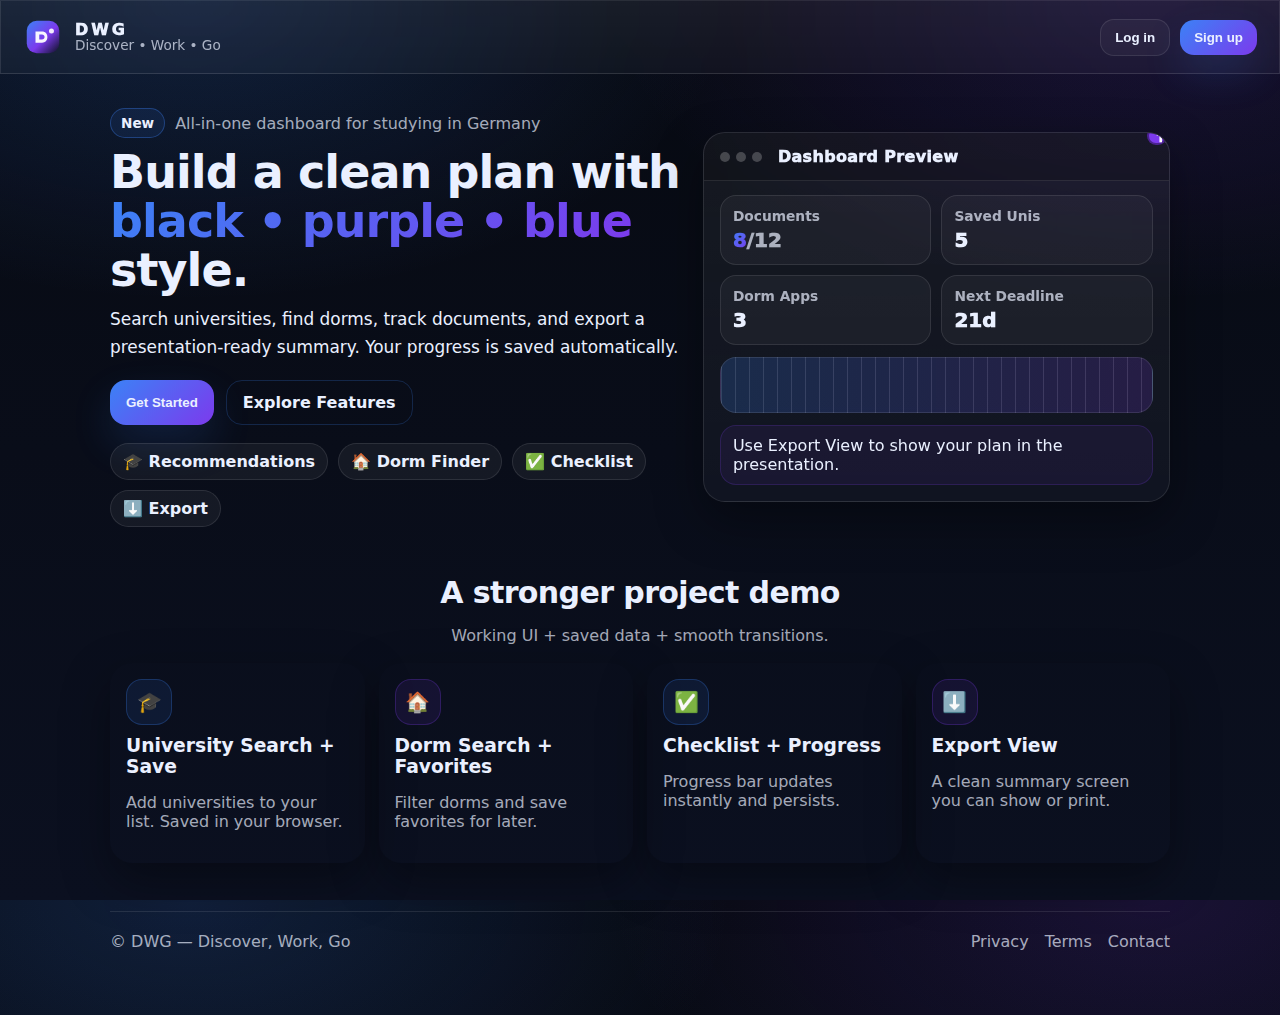
<file: index.html>
<!doctype html>
<html lang="en">
<head>
  <meta charset="UTF-8" />
  <meta name="viewport" content="width=device-width, initial-scale=1.0"/>
  <title>DWG — Discover, Work, Go</title>

  <link rel="icon" type="image/svg+xml" href="assets/favicon.svg">
  <link rel="apple-touch-icon" href="assets/favicon.svg">

  <link rel="stylesheet" href="styles.css">
</head>
<body class="page-landing">
  <header class="topbar glass">
    <a class="brand" href="index.html" aria-label="DWG Home">
      <svg class="logo" viewBox="0 0 64 64" aria-hidden="true">
        <defs>
          <linearGradient id="dwgLogo" x1="0" y1="0" x2="1" y2="1">
            <stop offset="0%" stop-color="#3B82F6"/>
            <stop offset="55%" stop-color="#7C3AED"/>
            <stop offset="100%" stop-color="#0B1020"/>
          </linearGradient>
        </defs>
        <rect x="6" y="6" width="52" height="52" rx="16" fill="url(#dwgLogo)"/>
        <path d="M20 41V23h10.5c5 0 8.5 3.3 8.5 9s-3.5 9-8.5 9H20zm6-5h4.3c2.6 0 4.2-1.6 4.2-4s-1.6-4-4.2-4H26v8z"
              fill="#fff" opacity="0.95"/>
        <circle cx="45.5" cy="22.5" r="4" fill="#fff" opacity="0.9"/>
      </svg>
      <div class="brand-textwrap">
        <div class="brand-text">DWG</div>
        <div class="brand-sub">Discover • Work • Go</div>
      </div>
    </a>

    <nav class="top-actions">
      <button class="btn btn-ghost" id="openLogin">Log in</button>
      <button class="btn btn-primary" id="openSignup">Sign up</button>
    </nav>
  </header>

  <main class="container">
    <section class="hero">
      <div class="hero-left">
        <div class="chip-row">
          <span class="chip chip-blue">New</span>
          <span class="muted">All-in-one dashboard for studying in Germany</span>
        </div>

        <h1 class="h1">
          Build a clean plan with
          <span class="grad-text">black • purple • blue</span> style.
        </h1>

        <p class="lead">
          Search universities, find dorms, track documents, and export a presentation-ready summary.
          Your progress is saved automatically.
        </p>

        <div class="cta">
          <button class="btn btn-primary btn-lg" id="getStarted">Get Started</button>
          <a class="btn btn-outline btn-lg" href="#features">Explore Features</a>
        </div>

        <div class="pill-row">
          <span class="pill">🎓 Recommendations</span>
          <span class="pill">🏠 Dorm Finder</span>
          <span class="pill">✅ Checklist</span>
          <span class="pill">⬇️ Export</span>
        </div>
      </div>

      <div class="hero-right">
        <div class="card glass preview">
          <div class="preview-top">
            <span class="dot"></span><span class="dot"></span><span class="dot"></span>
            <span class="preview-title">Dashboard Preview</span>
          </div>

          <div class="kpi-grid">
            <div class="kpi">
              <div class="kpi-k">Documents</div>
              <div class="kpi-v"><span class="grad-text">8</span><span class="muted">/12</span></div>
            </div>
            <div class="kpi">
              <div class="kpi-k">Saved Unis</div>
              <div class="kpi-v">5</div>
            </div>
            <div class="kpi">
              <div class="kpi-k">Dorm Apps</div>
              <div class="kpi-v">3</div>
            </div>
            <div class="kpi">
              <div class="kpi-k">Next Deadline</div>
              <div class="kpi-v">21d</div>
            </div>
          </div>

          <div class="spark" aria-hidden="true"></div>

          <div class="note">
            <span class="badge">Tip</span>
            Use Export View to show your plan in the presentation.
          </div>
        </div>
      </div>
    </section>

    <section id="features" class="section">
      <div class="section-head">
        <h2 class="h2">A stronger project demo</h2>
        <p class="muted">Working UI + saved data + smooth transitions.</p>
      </div>

      <div class="grid-4">
        <article class="card feature">
          <div class="icon i-blue">🎓</div>
          <h3>University Search + Save</h3>
          <p class="muted">Add universities to your list. Saved in your browser.</p>
        </article>
        <article class="card feature">
          <div class="icon i-purple">🏠</div>
          <h3>Dorm Search + Favorites</h3>
          <p class="muted">Filter dorms and save favorites for later.</p>
        </article>
        <article class="card feature">
          <div class="icon i-blue">✅</div>
          <h3>Checklist + Progress</h3>
          <p class="muted">Progress bar updates instantly and persists.</p>
        </article>
        <article class="card feature">
          <div class="icon i-purple">⬇️</div>
          <h3>Export View</h3>
          <p class="muted">A clean summary screen you can show or print.</p>
        </article>
      </div>
    </section>

    <footer class="footer">
      <div class="muted">© DWG — Discover, Work, Go</div>
      <div class="footer-links">
        <a class="muted" href="#">Privacy</a>
        <a class="muted" href="#">Terms</a>
        <a class="muted" href="#">Contact</a>
      </div>
    </footer>
  </main>

  <!-- Auth Modal -->
  <div class="backdrop" id="modalBackdrop" aria-hidden="true"></div>

  <div class="modal" id="authModal" role="dialog" aria-modal="true" aria-hidden="true">
    <div class="card glass modal-card">
      <button class="icon-btn close" id="closeModal" aria-label="Close">✕</button>

      <h3 class="h3">Welcome to DWG</h3>
      <p class="muted">Log in or sign up to open your dashboard.</p>

      <div class="seg">
        <button class="seg-btn active" id="tabLogin" type="button">Log in</button>
        <button class="seg-btn" id="tabSignup" type="button">Sign up</button>
      </div>

      <form id="authForm" class="form">
        <label>
          <span>Email</span>
          <input type="email" id="email" placeholder="your.email@example.com" required>
        </label>

        <label>
          <span>Password</span>
          <input type="password" id="password" placeholder="••••••••" minlength="6" required>
        </label>

        <label id="confirmWrap" class="hidden">
          <span>Confirm Password</span>
          <input type="password" id="confirmPassword" placeholder="••••••••" minlength="6">
        </label>

        <div class="form-row">
          <button type="button" class="link" id="forgotBtn">Forgot password?</button>
        </div>

        <button class="btn btn-primary btn-block" type="submit" id="submitBtn">Log in</button>
        <p class="muted tiny center">Demo: any email/password works.</p>
      </form>
    </div>
  </div>

  <script src="app.js"></script>
</body>
</html>
</file>
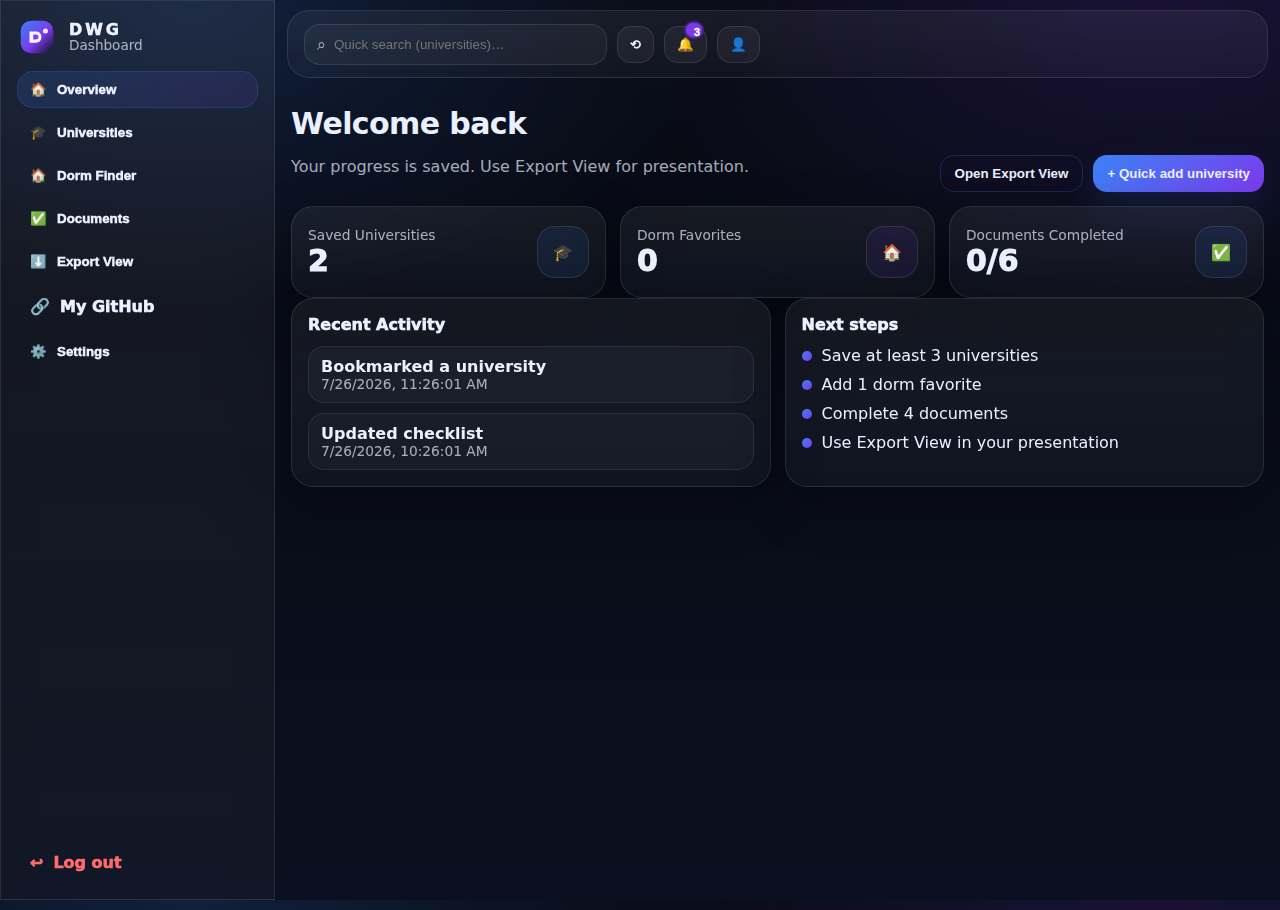
<file: dashboard.html>
<!doctype html>
<html lang="en">
<head>
  <meta charset="UTF-8" />
  <meta name="viewport" content="width=device-width, initial-scale=1.0"/>
  <title>DWG — Dashboard</title>

  <link rel="icon" type="image/svg+xml" href="assets/favicon.svg">
  <link rel="apple-touch-icon" href="assets/favicon.svg">

  <link rel="stylesheet" href="styles.css">
</head>
<body class="page-dashboard">
  <aside class="sidebar glass" id="sidebar">
    <div class="sidebar-head">
      <a class="brand" href="dashboard.html" aria-label="DWG Dashboard">
        <svg class="logo" viewBox="0 0 64 64" aria-hidden="true">
          <defs>
            <linearGradient id="dwgLogo2" x1="0" y1="0" x2="1" y2="1">
              <stop offset="0%" stop-color="#3B82F6"/>
              <stop offset="55%" stop-color="#7C3AED"/>
              <stop offset="100%" stop-color="#0B1020"/>
            </linearGradient>
          </defs>
          <rect x="6" y="6" width="52" height="52" rx="16" fill="url(#dwgLogo2)"/>
          <path d="M20 41V23h10.5c5 0 8.5 3.3 8.5 9s-3.5 9-8.5 9H20zm6-5h4.3c2.6 0 4.2-1.6 4.2-4s-1.6-4-4.2-4H26v8z"
                fill="#fff" opacity="0.95"/>
          <circle cx="45.5" cy="22.5" r="4" fill="#fff" opacity="0.9"/>
        </svg>
        <div class="brand-textwrap">
          <div class="brand-text">DWG</div>
          <div class="brand-sub">Dashboard</div>
        </div>
      </a>

      <button class="icon-btn mobile-only" id="toggleSidebar" aria-label="Toggle sidebar">☰</button>
    </div>

    <nav class="side-nav" id="sideNav">
      <button class="side-item active" data-target="page-home"><span>🏠</span> Overview</button>
      <button class="side-item" data-target="page-unis"><span>🎓</span> Universities</button>
      <button class="side-item" data-target="page-dorms"><span>🏠</span> Dorm Finder</button>
      <button class="side-item" data-target="page-docs"><span>✅</span> Documents</button>
      <button class="side-item" data-target="page-export"><span>⬇️</span> Export View</button>

      <a class="side-item" href="https://github.com/" target="_blank" rel="noopener">
        <span>🔗</span> My GitHub
      </a>

      <button class="side-item" data-target="page-settings"><span>⚙️</span> Settings</button>
    </nav>

    <div class="sidebar-foot">
      <a class="side-item danger" href="index.html"><span>↩</span> Log out</a>
    </div>
  </aside>

  <div class="main">
    <header class="dash-top glass">
      <button class="icon-btn mobile-only" id="toggleSidebar2" aria-label="Toggle sidebar">☰</button>

      <div class="dash-top-right">
        <div class="searchbox">
          <span class="muted">⌕</span>
          <input id="quickSearch" type="text" placeholder="Quick search (universities)…">
        </div>

        <button class="icon-btn" id="resetDemo" title="Reset demo data">⟲</button>
        <button class="icon-btn" title="Notifications">🔔 <span class="badge">3</span></button>
        <button class="icon-btn" title="Account">👤</button>
      </div>
    </header>

    <main class="content">
      <!-- Overview -->
      <section class="page active" id="page-home">
        <div class="page-head">
          <div>
            <h1 class="h2">Welcome back</h1>
            <p class="muted">Your progress is saved. Use Export View for presentation.</p>
          </div>
          <div class="page-actions">
            <button class="btn btn-outline" id="goExport">Open Export View</button>
            <button class="btn btn-primary" id="quickAddUni">+ Quick add university</button>
          </div>
        </div>

        <section class="grid-3">
          <article class="card glass stat">
            <div>
              <div class="muted tiny">Saved Universities</div>
              <div class="stat-value" id="kpiSavedUnis">0</div>
            </div>
            <div class="stat-icon i-blue">🎓</div>
          </article>

          <article class="card glass stat">
            <div>
              <div class="muted tiny">Dorm Favorites</div>
              <div class="stat-value" id="kpiDormFavs">0</div>
            </div>
            <div class="stat-icon i-purple">🏠</div>
          </article>

          <article class="card glass stat">
            <div>
              <div class="muted tiny">Documents Completed</div>
              <div class="stat-value" id="kpiDocs">0/0</div>
            </div>
            <div class="stat-icon i-blue">✅</div>
          </article>
        </section>

        <section class="grid-2">
          <article class="card glass">
            <div class="card-title">Recent Activity</div>
            <ul class="activity" id="activity"></ul>
          </article>

          <article class="card glass">
            <div class="card-title">Next steps</div>
            <div class="steps">
              <div class="step"><span class="step-dot"></span> Save at least 3 universities</div>
              <div class="step"><span class="step-dot"></span> Add 1 dorm favorite</div>
              <div class="step"><span class="step-dot"></span> Complete 4 documents</div>
              <div class="step"><span class="step-dot"></span> Use Export View in your presentation</div>
            </div>
          </article>
        </section>
      </section>

      <!-- Universities -->
      <section class="page" id="page-unis">
        <div class="page-head">
          <div>
            <h2 class="h2">Universities</h2>
            <p class="muted">Search, add, and save. Stored in your browser.</p>
          </div>
        </div>

        <section class="grid-2">
          <article class="card glass">
            <div class="card-title">Add a university</div>

            <div class="form-grid">
              <label class="field">
                <span class="muted tiny">University name</span>
                <input id="uniName" type="text" placeholder="e.g., Technical University of Munich">
              </label>

              <label class="field">
                <span class="muted tiny">City</span>
                <input id="uniCity" type="text" placeholder="e.g., Munich">
              </label>

              <label class="field">
                <span class="muted tiny">Field</span>
                <input id="uniField" type="text" placeholder="e.g., Computer Science">
              </label>

              <label class="field">
                <span class="muted tiny">Type</span>
                <select id="uniType">
                  <option>Public</option>
                  <option>Private</option>
                </select>
              </label>
            </div>

            <button class="btn btn-primary btn-block" id="addUniBtn">Save University</button>
            <p class="muted tiny">Tip: Add your real choices for the project.</p>
          </article>

          <article class="card glass">
            <div class="card-title">Saved universities</div>
            <div class="list" id="uniList"></div>
          </article>
        </section>
      </section>

      <!-- Dorm Finder -->
      <section class="page" id="page-dorms">
        <div class="page-head">
          <div>
            <h2 class="h2">Dorm Finder</h2>
            <p class="muted">Filter by city & budget. Save favorites.</p>
          </div>
        </div>

        <article class="card glass">
          <div class="filters">
            <label class="field">
              <span class="muted tiny">City</span>
              <select id="dormCity">
                <option>Berlin</option>
                <option>Munich</option>
                <option>Hamburg</option>
              </select>
            </label>

            <label class="field">
              <span class="muted tiny">Max Rent (€)</span>
              <input id="dormMax" type="number" value="550" min="200" max="1500">
            </label>

            <button class="btn btn-primary" id="searchDormBtn">Search</button>
          </div>
        </article>

        <section class="grid-3" id="dormResults"></section>

        <article class="card glass">
          <div class="card-title">Dorm favorites</div>
          <div class="list" id="dormFavList"></div>
        </article>
      </section>

      <!-- Documents -->
      <section class="page" id="page-docs">
        <div class="page-head">
          <div>
            <h2 class="h2">Documents</h2>
            <p class="muted">Checklist with progress. Saved automatically.</p>
          </div>
          <div class="page-actions">
            <button class="btn btn-outline" id="markAllDocs">Mark all</button>
            <button class="btn btn-outline" id="clearDocs">Clear</button>
          </div>
        </div>

        <article class="card glass">
          <div class="progress-row">
            <div>
              <div class="muted tiny">Progress</div>
              <div class="progress-big" id="docsProgressText">0/6 completed</div>
            </div>
            <div class="progress-bar" aria-label="Documents progress">
              <div class="progress-fill" id="docsProgressFill"></div>
            </div>
          </div>

          <div class="checklist" id="docsList"></div>
          <p class="muted tiny">You can change the checklist items in <code>app.js</code>.</p>
        </article>
      </section>

      <!-- Export View -->
      <section class="page" id="page-export">
        <div class="page-head">
          <div>
            <h2 class="h2">Export View</h2>
            <p class="muted">A clean summary screen for your presentation.</p>
          </div>
          <div class="page-actions">
            <button class="btn btn-outline" id="printExport">Print / Save PDF</button>
          </div>
        </div>

        <section class="card glass export">
          <div class="export-head">
            <div>
              <div class="export-title">DWG Study Plan Summary</div>
              <div class="muted" id="exportUserLine">—</div>
            </div>
            <div class="export-badges">
              <span class="pill">Black</span>
              <span class="pill">Purple</span>
              <span class="pill">Blue</span>
            </div>
          </div>

          <div class="export-grid">
            <div class="export-box">
              <div class="export-k">Universities</div>
              <div class="export-v" id="exportUniCount">0 saved</div>
              <div class="muted tiny" id="exportUniList">—</div>
            </div>

            <div class="export-box">
              <div class="export-k">Dorm Favorites</div>
              <div class="export-v" id="exportDormCount">0 saved</div>
              <div class="muted tiny" id="exportDormList">—</div>
            </div>

            <div class="export-box">
              <div class="export-k">Documents</div>
              <div class="export-v" id="exportDocsCount">0/0 completed</div>
              <div class="muted tiny" id="exportDocsList">—</div>
            </div>
          </div>

          <div class="export-footer muted tiny">
            Tip: Use your real data for the project and print this page as a PDF.
          </div>
        </section>
      </section>

      <!-- Settings -->
      <section class="page" id="page-settings">
        <div class="page-head">
          <div>
            <h2 class="h2">Settings</h2>
            <p class="muted">Demo settings (easy to extend).</p>
          </div>
        </div>

        <section class="grid-3">
          <article class="card glass">
            <div class="card-title">Profile</div>
            <p class="muted">Change displayed name/country in code or connect backend later.</p>
            <button class="btn btn-outline btn-block" disabled>Demo</button>
          </article>
          <article class="card glass">
            <div class="card-title">Theme</div>
            <p class="muted">Dark theme enabled. You can add light mode later.</p>
            <button class="btn btn-outline btn-block" disabled>Active</button>
          </article>
          <article class="card glass">
            <div class="card-title">Data</div>
            <p class="muted">Reset saved demo data anytime.</p>
            <button class="btn btn-primary btn-block" id="resetDemo2">Reset data</button>
          </article>
        </section>
      </section>
    </main>
  </div>

  <script src="app.js"></script>
</body>
</html>
</file>
<file: styles.css>
:root{
  --bg0:#070A12;
  --bg1:#0B1020;
  --card: rgba(16, 22, 42, .72);
  --card2: rgba(16, 22, 42, .55);

  --text:#EAF0FF;
  --muted:rgba(234,240,255,.70);

  --blue:#3B82F6;
  --purple:#7C3AED;

  --line: rgba(255,255,255,.10);
  --shadow: 0 18px 48px rgba(0,0,0,.35);
  --shadow2: 0 10px 28px rgba(0,0,0,.25);

  --r: 18px;
  --r2: 22px;
}

*{ box-sizing:border-box; }
html,body{ height:100%; }
body{
  margin:0;
  font-family: ui-sans-serif, system-ui, -apple-system, Segoe UI, Roboto, Arial;
  color: var(--text);
  background:
    radial-gradient(900px 500px at 15% 0%, rgba(59,130,246,.18), transparent 60%),
    radial-gradient(900px 500px at 90% 0%, rgba(124,58,237,.16), transparent 60%),
    linear-gradient(180deg, var(--bg0), var(--bg1));
}

a{ color:inherit; text-decoration:none; }
code{ font-family: ui-monospace, SFMono-Regular, Menlo, Monaco, Consolas, monospace; font-size: .9em; }

.container{ max-width:1100px; margin:0 auto; padding: 0 20px 44px; }
.muted{ color: var(--muted); }
.tiny{ font-size:.86rem; }
.center{ text-align:center; }

.h1{ font-size: 46px; line-height: 1.07; margin: 10px 0 10px; letter-spacing:-.02em; }
.h2{ font-size: 30px; margin: 0 0 6px; letter-spacing:-.02em; }
.h3{ font-size: 20px; margin: 0 0 6px; letter-spacing:-.01em; }

.grad-text{
  background: linear-gradient(135deg, var(--blue), var(--purple));
  -webkit-background-clip:text;
  background-clip:text;
  color: transparent;
}

.glass{
  background: linear-gradient(180deg, rgba(255,255,255,.06), rgba(255,255,255,.03));
  backdrop-filter: blur(14px);
  border: 1px solid var(--line);
}

/* Topbar */
.topbar{
  height: 74px;
  display:flex;
  align-items:center;
  justify-content:space-between;
  padding: 0 22px;
  position: sticky;
  top:0;
  z-index: 10;
}
.brand{
  display:flex;
  align-items:center;
  gap: 12px;
}
.logo{ width: 40px; height: 40px; flex-shrink:0; }
.brand-textwrap{ display:flex; flex-direction:column; line-height:1.1; }
.brand-text{ font-weight: 950; letter-spacing:.18em; }
.brand-sub{ font-size:.85rem; color: var(--muted); }
.top-actions{ display:flex; gap: 10px; align-items:center; }

/* Buttons */
.btn{
  border: 1px solid var(--line);
  background: rgba(255,255,255,.06);
  color: var(--text);
  padding: 10px 14px;
  border-radius: 14px;
  font-weight: 850;
  cursor:pointer;
  transition: transform .08s ease, box-shadow .2s ease, background .2s ease, border-color .2s ease;
}
.btn:hover{ box-shadow: var(--shadow2); border-color: rgba(255,255,255,.16); }
.btn:active{ transform: translateY(1px); }
.btn-lg{ padding: 12px 16px; border-radius: 16px; }
.btn-block{ width:100%; }

.btn-primary{
  border: none;
  background: linear-gradient(135deg, var(--blue), var(--purple));
  box-shadow: 0 18px 40px rgba(59,130,246,.16);
}
.btn-primary:hover{ box-shadow: 0 22px 50px rgba(124,58,237,.18); }

.btn-ghost{ background: rgba(255,255,255,.04); }
.btn-outline{
  background: transparent;
  border-color: rgba(59,130,246,.22);
}

/* Landing */
.hero{
  display:grid;
  grid-template-columns: 1.1fr .9fr;
  gap: 22px;
  padding: 34px 0 12px;
  align-items:center;
}
.lead{ font-size: 1.06rem; line-height: 1.65; margin-top: 10px; }

.chip-row{ display:flex; gap:10px; align-items:center; flex-wrap:wrap; }
.chip{
  padding: 6px 10px;
  border-radius: 999px;
  border: 1px solid var(--line);
  background: rgba(255,255,255,.05);
  font-weight: 900;
  font-size: .85rem;
}
.chip-blue{ border-color: rgba(59,130,246,.35); background: rgba(59,130,246,.10); }

.cta{ display:flex; gap: 12px; margin-top: 18px; flex-wrap:wrap; }

.pill-row{ display:flex; gap: 10px; flex-wrap:wrap; margin-top: 18px; }
.pill{
  border: 1px solid var(--line);
  background: rgba(255,255,255,.05);
  border-radius: 999px;
  padding: 8px 12px;
  font-weight: 850;
}

.card{
  border-radius: var(--r2);
  box-shadow: var(--shadow);
  padding: 16px;
}
.preview{ overflow:hidden; }
.preview-top{
  display:flex;
  gap: 6px;
  align-items:center;
  padding: 14px 16px;
  border-bottom: 1px solid var(--line);
  margin: -16px -16px 14px;
  background: rgba(0,0,0,.20);
}
.dot{ width:10px; height:10px; border-radius:999px; background: rgba(255,255,255,.22); }
.preview-title{ margin-left: 10px; font-weight: 950; letter-spacing: .02em; }

.kpi-grid{
  display:grid;
  grid-template-columns: 1fr 1fr;
  gap: 10px;
}
.kpi{
  border: 1px solid var(--line);
  background: rgba(255,255,255,.04);
  border-radius: 16px;
  padding: 12px;
}
.kpi-k{ color: var(--muted); font-weight: 850; font-size: .86rem; }
.kpi-v{ font-weight: 950; font-size: 1.25rem; margin-top: 4px; }
.spark{
  height: 56px;
  border-radius: 16px;
  border: 1px solid var(--line);
  margin-top: 12px;
  background:
    linear-gradient(90deg, rgba(59,130,246,.20), rgba(124,58,237,.18)),
    repeating-linear-gradient(90deg, rgba(255,255,255,.14) 0 1px, transparent 1px 14px);
}
.note{
  margin-top: 12px;
  padding: 10px 12px;
  border-radius: 16px;
  border: 1px solid rgba(124,58,237,.20);
  background: rgba(124,58,237,.08);
}
.badge{
  display:inline-block;
  margin-right: 8px;
  padding: 3px 8px;
  border-radius: 999px;
  border: 1px solid rgba(59,130,246,.26);
  background: rgba(59,130,246,.12);
  font-weight: 950;
}

/* Features */
.section{ padding: 26px 0; }
.section-head{ text-align:center; margin: 10px 0 18px; }

.grid-4{
  display:grid;
  grid-template-columns: repeat(4, 1fr);
  gap: 14px;
}
.feature h3{ margin: 10px 0 6px; }
.icon{
  width: 46px; height: 46px;
  display:grid; place-items:center;
  border-radius: 16px;
  border: 1px solid var(--line);
  background: rgba(255,255,255,.04);
  font-size: 20px;
}
.i-blue{ border-color: rgba(59,130,246,.26); background: rgba(59,130,246,.10); }
.i-purple{ border-color: rgba(124,58,237,.26); background: rgba(124,58,237,.10); }

/* Footer */
.footer{
  margin-top: 22px;
  padding: 20px 0;
  border-top: 1px solid var(--line);
  display:flex;
  justify-content:space-between;
  align-items:center;
  gap: 14px;
}
.footer-links{ display:flex; gap: 16px; }

/* Modal */
.hidden{ display:none !important; }
.backdrop{
  position:fixed; inset:0;
  background: rgba(0,0,0,.65);
  opacity:0;
  pointer-events:none;
  transition: opacity .2s ease;
  z-index: 50;
}
.modal{
  position:fixed; inset:0;
  display:grid; place-items:center;
  opacity:0;
  pointer-events:none;
  transform: translateY(8px);
  transition: opacity .2s ease, transform .2s ease;
  z-index: 60;
}
.modal.open{ opacity:1; pointer-events:auto; transform: translateY(0); }
.backdrop.open{ opacity:1; pointer-events:auto; }

.modal-card{ width:min(520px, calc(100vw - 28px)); position:relative; }
.icon-btn{
  border:1px solid var(--line);
  background: rgba(255,255,255,.05);
  color: var(--text);
  border-radius: 14px;
  padding: 10px 12px;
  cursor:pointer;
  font-weight: 950;
  position: relative;
}
.icon-btn.close{ position:absolute; right:12px; top:12px; }
.link{
  border:none; background:transparent;
  color: var(--blue);
  cursor:pointer;
  font-weight: 900;
  padding:0;
}
.link:hover{ text-decoration: underline; }

.seg{
  display:grid;
  grid-template-columns: 1fr 1fr;
  padding: 4px;
  border-radius: 16px;
  background: rgba(255,255,255,.04);
  border: 1px solid var(--line);
  margin: 14px 0 12px;
}
.seg-btn{
  border:none;
  background:transparent;
  padding: 10px 12px;
  border-radius: 14px;
  font-weight: 950;
  cursor:pointer;
  color: var(--text);
}
.seg-btn.active{
  background: rgba(255,255,255,.07);
  box-shadow: 0 10px 18px rgba(0,0,0,.25);
}

.form{ display:flex; flex-direction:column; gap: 12px; margin-top: 6px; }
label span{ display:block; font-weight: 950; margin-bottom: 6px; }
input, select{
  width:100%;
  padding: 12px 12px;
  border-radius: 16px;
  border: 1px solid var(--line);
  background: rgba(0,0,0,.18);
  color: var(--text);
  outline:none;
}
input:focus, select:focus{
  border-color: rgba(59,130,246,.45);
  box-shadow: 0 0 0 4px rgba(59,130,246,.12);
}
.form-row{ display:flex; justify-content:flex-start; }

/* Dashboard layout */
.page-dashboard{ min-height:100vh; }
.sidebar{
  position: fixed;
  top:0; left:0; bottom:0;
  width: 275px;
  padding: 16px;
  z-index: 40;
  display:flex;
  flex-direction:column;
  gap: 14px;
}
.sidebar-head{ display:flex; align-items:center; justify-content:space-between; }
.side-nav{ display:flex; flex-direction:column; gap: 6px; }

.side-item{
  width:100%;
  text-align:left;
  background: transparent;
  border: 1px solid transparent;
  padding: 10px 12px;
  border-radius: 16px;
  cursor:pointer;
  font-weight: 950;
  display:flex;
  align-items:center;
  gap: 10px;
  color: var(--text);
}
.side-nav a.side-item{ text-decoration:none; }
.side-item:hover{
  background: rgba(255,255,255,.05);
  border-color: rgba(255,255,255,.08);
}
.side-item.active{
  background: linear-gradient(135deg, rgba(59,130,246,.14), rgba(124,58,237,.12));
  border-color: rgba(59,130,246,.18);
}
.side-item.danger{ color: #ff6b6b; }
.sidebar-foot{ margin-top:auto; }

.main{ margin-left: 275px; min-height:100vh; }
.dash-top{
  position: sticky;
  top:0;
  z-index: 20;
  height: 68px;
  display:flex;
  align-items:center;
  justify-content:space-between;
  padding: 0 16px;
  margin: 10px 12px 0;
  border-radius: var(--r2);
}
.dash-top-right{ display:flex; gap: 10px; align-items:center; }
.searchbox{
  display:flex;
  align-items:center;
  gap: 8px;
  padding: 10px 12px;
  border-radius: 16px;
  border: 1px solid var(--line);
  background: rgba(255,255,255,.04);
}
.searchbox input{
  border:none;
  background:transparent;
  padding:0;
  outline:none;
  width: 260px;
}
.badge{
  position:absolute;
  top:-6px; right:-6px;
  width:18px; height:18px;
  border-radius:999px;
  background: var(--purple);
  color: white;
  display:grid;
  place-items:center;
  font-size: 11px;
  border: 2px solid rgba(0,0,0,.4);
}

.content{ max-width: 1100px; padding: 14px 16px 30px; }
.page{ display:none; }
.page.active{ display:block; }

.page-head{
  display:flex;
  align-items:flex-end;
  justify-content:space-between;
  gap: 14px;
  margin: 14px 0 14px;
}
.page-actions{ display:flex; gap: 10px; flex-wrap:wrap; }

.grid-3{
  display:grid;
  grid-template-columns: repeat(3, 1fr);
  gap: 14px;
}
.grid-2{
  display:grid;
  grid-template-columns: 1fr 1fr;
  gap: 14px;
}
.stat{ display:flex; justify-content:space-between; align-items:center; min-height: 92px; }
.stat-value{ font-size: 30px; font-weight: 980; }
.stat-icon{
  width: 52px; height: 52px;
  display:grid; place-items:center;
  border-radius: 18px;
  border: 1px solid var(--line);
}
.card-title{ font-weight: 980; margin-bottom: 12px; }

.activity{ list-style:none; margin:0; padding:0; display:flex; flex-direction:column; gap: 10px; }
.activity li{
  padding: 10px 12px;
  border-radius: 16px;
  border: 1px solid rgba(255,255,255,.08);
  background: rgba(255,255,255,.03);
}
.steps{ display:flex; flex-direction:column; gap: 10px; }
.step{ display:flex; gap:10px; align-items:center; }
.step-dot{
  width:10px; height:10px;
  border-radius: 999px;
  background: linear-gradient(135deg, var(--blue), var(--purple));
}

.form-grid{
  display:grid;
  grid-template-columns: 1fr 1fr;
  gap: 12px;
  margin-bottom: 12px;
}
.field{ display:flex; flex-direction:column; gap: 6px; }

.list{ display:flex; flex-direction:column; gap: 10px; }
.item{
  border: 1px solid rgba(255,255,255,.08);
  background: rgba(255,255,255,.03);
  border-radius: 16px;
  padding: 12px;
  display:flex;
  justify-content:space-between;
  gap: 12px;
  align-items:flex-start;
}
.item .meta{ display:flex; flex-direction:column; gap: 4px; }
.pills{ display:flex; gap: 8px; flex-wrap:wrap; margin-top: 8px; }
.pill.small{ padding: 6px 10px; font-size: .85rem; }

.filters{ display:flex; gap: 12px; flex-wrap:wrap; align-items:flex-end; }
.grid-3#dormResults{ margin-top: 14px; }

.progress-row{
  display:flex;
  gap: 12px;
  align-items:center;
  justify-content:space-between;
  margin-bottom: 12px;
}
.progress-big{ font-size: 22px; font-weight: 980; }
.progress-bar{
  flex: 1;
  height: 12px;
  border-radius: 999px;
  border: 1px solid rgba(255,255,255,.10);
  background: rgba(255,255,255,.04);
  overflow:hidden;
}
.progress-fill{
  height: 100%;
  width: 0%;
  background: linear-gradient(135deg, var(--blue), var(--purple));
}
.checklist{ display:flex; flex-direction:column; gap: 10px; }
.check{
  display:flex; gap: 10px; align-items:center;
  padding: 10px 12px;
  border-radius: 16px;
  border: 1px solid rgba(255,255,255,.10);
  background: rgba(255,255,255,.03);
  font-weight: 900;
}
.check input{ width: 18px; height: 18px; }

.export .export-head{
  display:flex;
  justify-content:space-between;
  gap: 12px;
  align-items:flex-start;
  margin-bottom: 12px;
}
.export-title{ font-weight: 980; font-size: 1.15rem; }
.export-grid{
  display:grid;
  grid-template-columns: repeat(3, 1fr);
  gap: 12px;
}
.export-box{
  border: 1px solid rgba(255,255,255,.10);
  background: rgba(255,255,255,.03);
  border-radius: 18px;
  padding: 12px;
}
.export-k{ color: var(--muted); font-weight: 900; }
.export-v{ font-weight: 980; font-size: 1.2rem; margin-top: 6px; }
.export-footer{ margin-top: 12px; }

/* Responsive */
.mobile-only{ display:none; }
@media (max-width: 980px){
  .hero{ grid-template-columns: 1fr; }
  .grid-4{ grid-template-columns: 1fr 1fr; }
  .grid-3{ grid-template-columns: 1fr; }
  .grid-2{ grid-template-columns: 1fr; }
  .export-grid{ grid-template-columns: 1fr; }
  .h1{ font-size: 40px; }
  .form-grid{ grid-template-columns: 1fr; }
  .searchbox input{ width: 160px; }
}
@media (max-width: 820px){
  .mobile-only{ display:inline-flex; }
  .sidebar{
    transform: translateX(-105%);
    transition: transform .2s ease;
  }
  .sidebar.open{ transform: translateX(0); }
  .main{ margin-left: 0; }
  .dash-top{ margin: 10px 10px 0; }
}
@media (max-width: 520px){
  .grid-4{ grid-template-columns: 1fr; }
  .h1{ font-size: 34px; }
}
</file>
